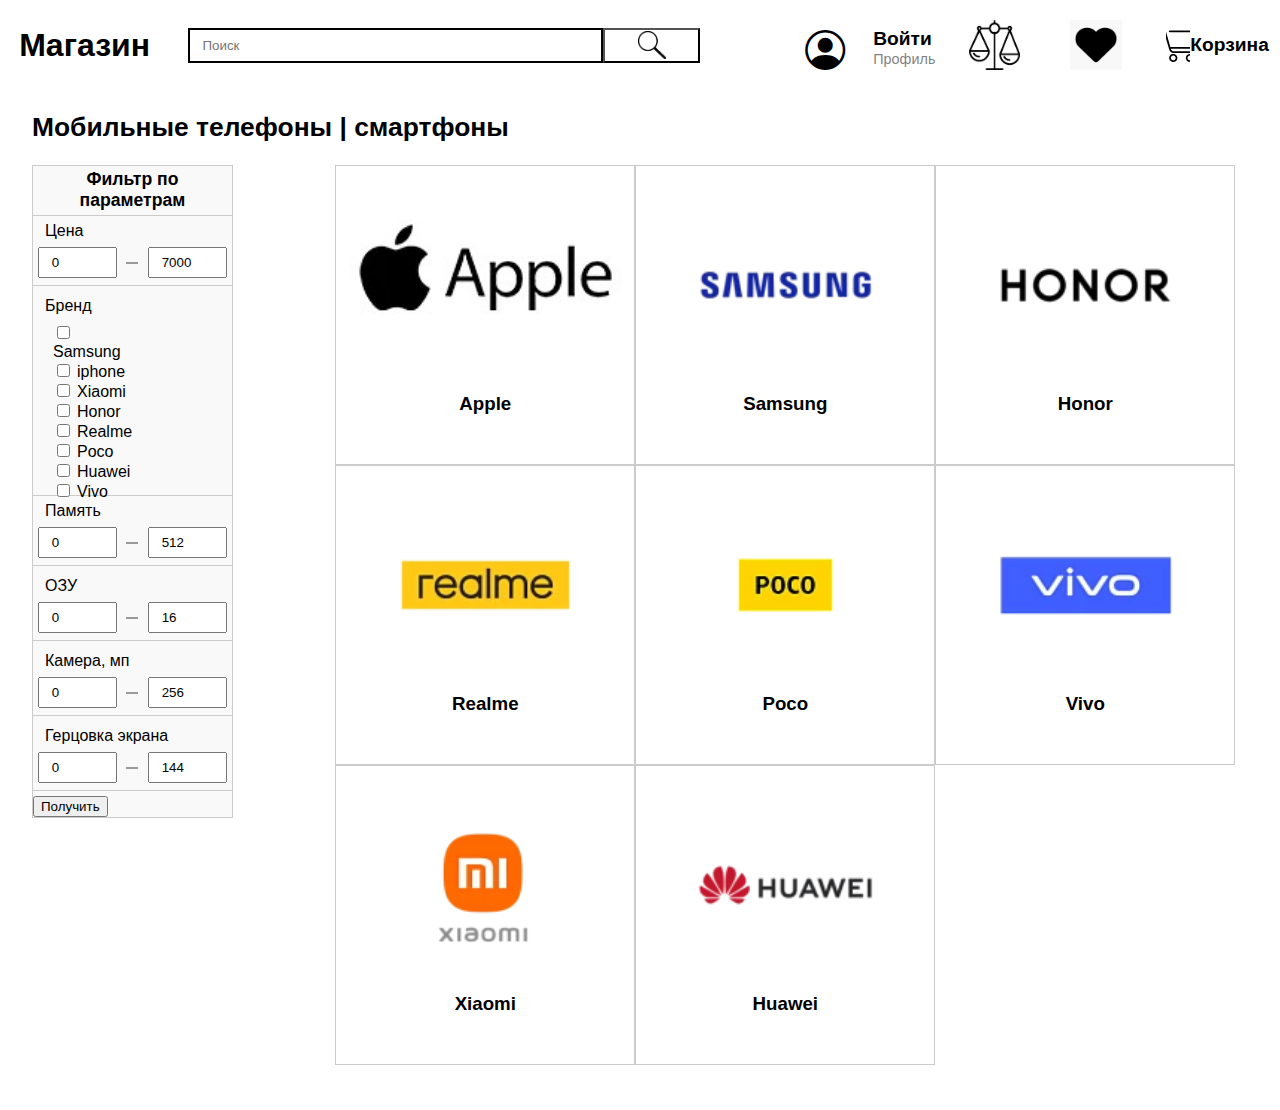
<file: node-express/public/index.html>
<!DOCTYPE html>
<html lang="en">
    <head>
        <meta charset="UTF-8" />
        <meta name="viewport" content="width=device-width, initial-scale=1.0" />
        <link rel="stylesheet" href="css/style.css" />
        <link rel="stylesheet" href="https://cdn.jsdelivr.net/npm/bootstrap-icons@1.11.0/font/bootstrap-icons.css" />
        <script src="js/script.js"></script>
        <title>Node-kurs</title>
    </head>
    <body>
        <header class="header">
            <h1>Maгазин</h1>
            <div class="search">
                <div class="block_in_search">
                    <input type="text" placeholder="Поиск" class="input_search" />
                    <button class="serch-button" onclick="getSmartphoneBySubname()"></button>
                </div>
            </div>
            <div class="profil">
                <div class="profil_block">
                    <i class="bi bi-person-circle" style="color: black; font-size: 2.5rem"></i>
                </div>
                <div class="profil_text">
                    <span class="registration">Войти</span>
                    <span class="profile_span">Профиль</span>
                </div>
            </div>
            <div class="comparison">
                <img src="img/comparison.png" alt="" style="width: 100%; height: 55%" />
            </div>
            <div class="favourites" style="margin-left: 50px" onclick="getFavSmart()">
                <img src="img/favourites.jpg" alt="" style="width: 100%; height: 55%" />
            </div>
            <div class="basket" onclick="getBasketSmart()">
                <div class="basket_img"></div>
                <div class="basket_text">Корзина</div>
            </div>
        </header>
        <main class="main">
            <h2>Мобильные телефоны | смартфоны</h2>
            <div class="in_main">
                <section>
                    <div class="block">Фильтр по параметрам</div>
                    <div class="price">
                        <div class="price_text">Цена</div>
                        <div class="price_param">
                            <input type="number" placeholder="0" class="price_input" value="0" />
                            <span class="divider"></span>
                            <input type="number" placeholder="7000" class="price_input" value="7000" />
                        </div>
                    </div>
                    <div class="brand">
                        <div class="brand_text">Бренд</div>
                        <div class="brand_check">
                            <div>
                                <input type="checkbox" name="brand1" value="samsung" class="inp" />
                                <label for="brand1" class="brand_input">Samsung</label>
                            </div>
                            <div>
                                <input type="checkbox" name="brand2" class="inp" value="iphone" />
                                <label for="brand2" class="brand_input">iphone</label>
                            </div>
                            <div>
                                <input type="checkbox" name="brand3" class="inp" value="xiaomi" />
                                <label for="brand3" class="brand_input">Xiaomi</label>
                            </div>
                            <div>
                                <input type="checkbox" name="brand4" class="inp" value="honor" />
                                <label for="brand6" class="brand_input">Honor</label>
                            </div>
                            <div>
                                <input type="checkbox" name="brand7" class="inp" value="realme" />
                                <label for="brand4" class="brand_input">Realme</label>
                            </div>
                            <div>
                                <input type="checkbox" name="brand6" class="inp" value="poco" />
                                <label for="brand7" class="brand_input">Poco</label>
                            </div>
                            <div>
                                <input type="checkbox" name="brand8" class="inp" value="huawei" />
                                <label for="brand8" class="brand_input">Huawei</label>
                            </div>
                            <div>
                                <input type="checkbox" name="brand9" class="inp" value="vivo" />
                                <label for="brand9" class="brand_input">Vivo</label>
                            </div>
                        </div>
                    </div>
                    <div class="storage">
                        <div class="storage_text">Память</div>
                        <div class="storage_param">
                            <input type="number" class="storage_input" value="0" />
                            <span class="divider"></span>
                            <input type="number" class="storage_input" value="512" />
                        </div>
                    </div>
                    <div class="ram">
                        <div class="ram_text">ОЗУ</div>
                        <div class="ram_param">
                            <input type="number" class="ram_input" value="0" />
                            <span class="divider"></span>
                            <input type="number" class="ram_input" value="16" />
                        </div>
                    </div>
                    <div class="camera">
                        <div class="camera_text">Камера, мп</div>
                        <div class="camera_param">
                            <input type="number" class="camera_input" value="0" />
                            <span class="divider"></span>
                            <input type="number" class="camera_input" value="256" />
                        </div>
                    </div>

                    <div class="hz">
                        <div class="hz_text">Герцовка экрана</div>
                        <div class="hz_param">
                            <input type="number" class="hz_input" value="0" />
                            <span class="divider"></span>
                            <input type="number" class="hz_input" value="144" />
                        </div>
                    </div>
                    <button type="button" class="btn btn-light" onclick="getSmartphoneByParam()">Получить</button>
                </section>
                <aside>
                    <div class="main_brand_block" onclick="getSmartphoneByBrand('iphone')">
                        <img class="img_brand" src="img/apple.jpg" />
                        <h3>Apple</h3>
                    </div>
                    <div class="main_brand_block" onclick="getSmartphoneByBrand('samsung')">
                        <img class="img_brand" src="img/samsung.webp" />
                        <h3>Samsung</h3>
                    </div>
                    <div class="main_brand_block" onclick="getSmartphoneByBrand('honor')">
                        <img class="img_brand" src="img/honor.webp" />
                        <h3>Honor</h3>
                    </div>
                    <div class="main_brand_block" onclick="getSmartphoneByBrand('realme')">
                        <img class="img_brand" src="img/realme.webp" />
                        <h3>Realme</h3>
                    </div>
                    <div class="main_brand_block" onclick="getSmartphoneByBrand('poco')">
                        <img class="img_brand" src="img/poco.webp" />
                        <h3>Poco</h3>
                    </div>
                    <div class="main_brand_block" onclick="getSmartphoneByBrand('vivo')">
                        <img class="img_brand" src="img/vivo.webp" />
                        <h3>Vivo</h3>
                    </div>
                    <div class="main_brand_block" onclick="getSmartphoneByBrand('xiaomi')">
                        <img class="img_brand" src="img/xiaomi.webp" />
                        <h3>Xiaomi</h3>
                    </div>
                    <div class="main_brand_block" onclick="getSmartphoneByBrand('huawei')">
                        <img class="img_brand" src="img/huawei.webp" />
                        <h3>Huawei</h3>
                    </div>
                </aside>
            </div>
            <div class="getInfoEl"></div>
        </main>
        <footer class="footer"></footer>
    </body>
</html>
</file>
<file: node-express/public/css/style.css>
* {
    box-sizing: border-box;
}
body {
    padding: 0;
    margin: 0;
    overflow-x: hidden;
}
h1 {
    margin-left: 1.5vw;
    font-family: "Gill Sans", "Gill Sans MT", Calibri, "Trebuchet MS", sans-serif;
}
h2 {
    font-size: 1.65rem;
    margin-left: 2.5vw;
    font-family: "Gill Sans", "Gill Sans MT", Calibri, "Trebuchet MS", sans-serif;
}
header {
    width: 100vw;
    height: 10vh;
    display: flex;
    align-items: center;
}
main {
    width: 100vw;
}
footer {
    width: 100vw;
    height: 15vh;
}
.in_main {
    width: 100vw;
    height: 90vh;
    display: flex;
}
.search {
    width: 40%;
    height: 100%;
    display: flex;
    align-items: center;
    justify-content: center;
    margin-left: 3vw;
}
.block_in_search {
    width: 100%;
    height: 35px;
    display: flex;
    align-items: center;
}
.input_search {
    width: 85%;
    height: 100%;
    padding: 6px 12px;
    border: 2px solid black;
}
.serch-button {
    width: 20%;
    height: 100%;
    background: url("../img/search.png") no-repeat center/28px;
}
.profil {
    width: 15vw;
    height: 100%;
    display: flex;
    align-items: center;
    margin-left: 6vw;
}
.profil_block {
    width: 50%;
    height: 35px;
    display: flex;
    justify-content: center;
}
.img_profil {
    width: 80%;
    height: 35px;
    border-radius: 20%;
}
.profil_text {
    width: 30%;
    height: 35px;
}
.registration,
.basket_text {
    font-size: 1.2rem;
    font-weight: bold;
    font-family: "Gill Sans", "Gill Sans MT", Calibri, "Trebuchet MS", sans-serif;
}
.profile_span {
    opacity: 0.5;
    font-size: 0.9rem;
    font-family: "Gill Sans", "Gill Sans MT", Calibri, "Trebuchet MS", sans-serif;
}
.comparison,
.favourites {
    width: 4vw;
    height: 100%;
    display: flex;
    justify-content: center;
    align-items: center;
}
.basket {
    width: 8vw;
    height: 100%;
    display: flex;
    align-items: center;
    margin-left: 3.5vw;
}
.basket_img {
    width: 40%;
    height: 35px;
    background: url("../img/basket.svg") no-repeat center/42px;
}
section {
    margin-left: 2.5vw;
    width: 17vw;
    height: fit-content;
    background-color: #f9f9f9;
    border: 1px solid rgb(205, 202, 202);
}
.block {
    width: 100%;
    height: 50px;
    text-align: center;
    display: flex;
    flex-direction: column;
    justify-content: center;
    font-size: 1.1rem;
    font-family: "Gill Sans", "Gill Sans MT", Calibri, "Trebuchet MS", sans-serif;
    font-weight: bold;
    border-bottom: 1px solid rgb(205, 202, 202);
}
.price,
.storage,
.ram,
.camera,
.hz {
    width: 100%;
    height: 75px;
}
.price_text,
.brand_text,
.storage_text,
.ram_text,
.camera_text,
.hz_text {
    font-family: "Gill Sans", "Gill Sans MT", Calibri, "Trebuchet MS", sans-serif;
    width: 100%;
    height: 25px;
    padding: 6px 12px;
}
.price_param,
.storage_param,
.ram_param,
.camera_param,
.hz_param {
    width: 100%;
    height: 60%;
    display: flex;
    justify-content: space-around;
    align-items: center;
    border-bottom: 1px solid rgb(205, 202, 202);
}
.divider {
    width: 12px;
    height: 2px;
    background: #9a9a9a;
}
.price_input,
.storage_input,
.ram_input,
.camera_input,
.hz_input {
    width: 40%;
    height: 70%;
    padding: 6px 12px;
}
.brand {
    width: 100%;
    height: 205px;
    border-bottom: 1px solid rgb(205, 202, 202);
}
.brand_check {
    width: 50%;
    padding: 7px 0px 0px 20px;
}
.brand_input {
    font-family: "Gill Sans", "Gill Sans MT", Calibri, "Trebuchet MS", sans-serif;
    display: inline;
    width: 80%;
}
aside {
    width: 80%;
    height: fit-content;
    display: flex;
    flex-wrap: wrap;
    margin-left: 8vw;
    align-items: flex-start;
}
.main_brand_block {
    width: 300px;
    height: 300px;
    padding: 30px 10px 30px;
    display: flex;
    flex-direction: column;
    align-items: center;
    justify-content: center;
    flex-wrap: nowrap;
    border: 1px solid rgb(205, 202, 202);
}
h3 {
    text-align: center;
    font-family: "Gill Sans", "Gill Sans MT", Calibri, "Trebuchet MS", sans-serif;
}
.img_brand {
    height: 200px;
}
.smart_block {
    width: 700px;
    height: 300px;
    padding: 6px 12px;
    margin-bottom: 10px;
    border: 1px solid black;
}
.flex_smart {
    display: flex;
    flex-direction: row;
}
.flex_smart_text {
    font-size: 1.4rem;
    font-family: "Gill Sans", "Gill Sans MT", Calibri, "Trebuchet MS", sans-serif;
    font-weight: bold;
}
</file>
